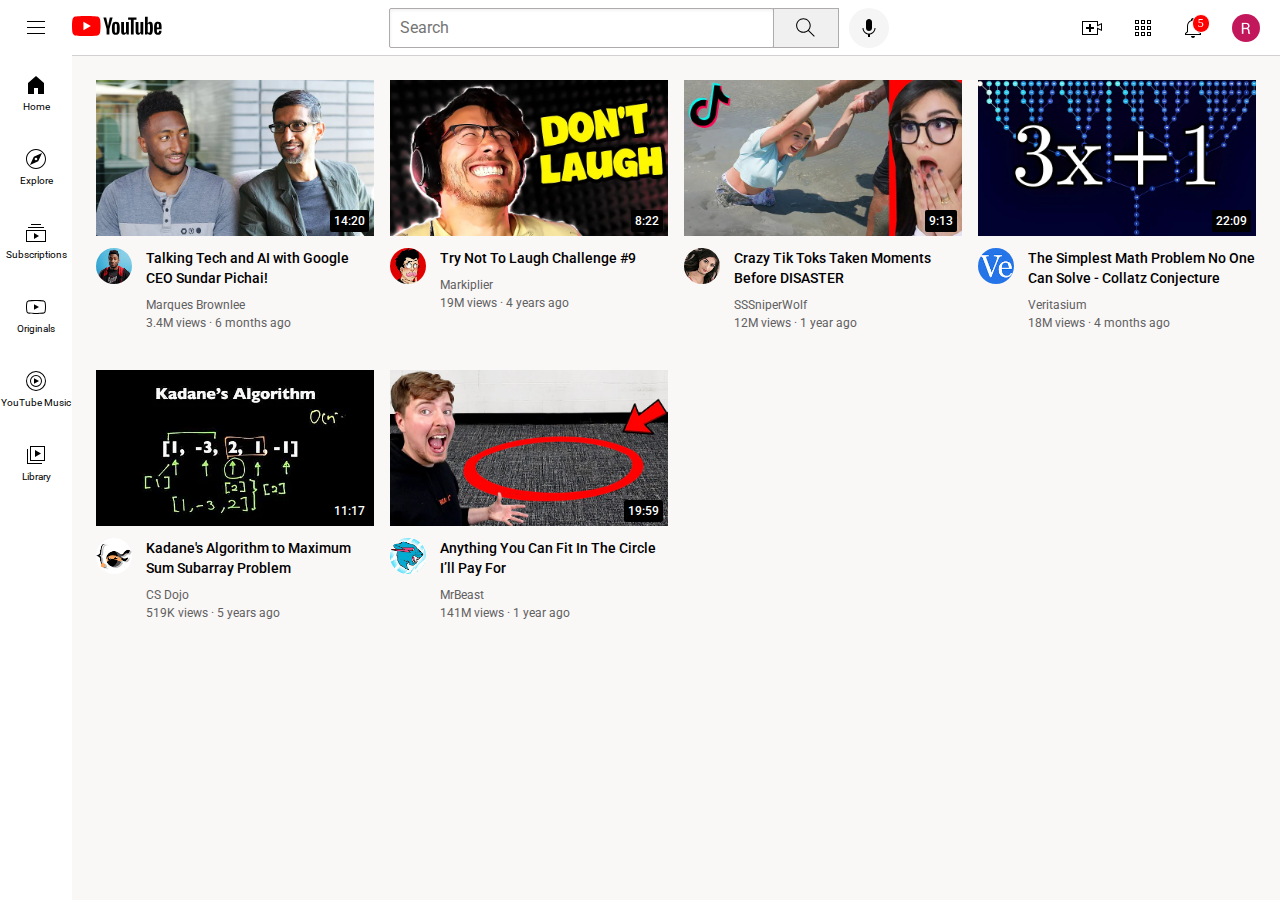
<file: index.html>
<!DOCTYPE html>
<html>
  <head>
    <title>YouTube</title>
    <link rel="preconnect" href="https://fonts.googleapis.com">
    <link rel="preconnect" href="https://fonts.gstatic.com" crossorigin>
    <link href="https://fonts.googleapis.com/css2?family=Roboto:wght@400;500;700&display=swap" rel="stylesheet">
    <link rel="stylesheet" href="styles/video.css">
    <link rel="stylesheet" href="styles/header.css">
    <link rel="stylesheet" href="styles/sidebar.css">
    <link rel="stylesheet" href="styles/general.css">
  </head>
  <body>
    <div class="header">
      <div class = "left-section">
        <img src="icons/hamburger-menu.svg" class="hamburger-menu">
        <a href="https://www.youtube.com/">
          <img src="icons/youtube-logo.svg" class="youtube-logo">
        </a>
      </div>
      <div class = "middle-section">
        <input class="search-bar" type="text" placeholder="Search">
        <button class="search-button">
          <img src="icons/search.svg" class="search-icon">
          <div class="tooltip">Search</div>
        </button>
        <button class="voice-search-button">
          <img src="icons/voice-search-icon.svg" class="voice-search-icon">
          <div class="tooltip">Search with your voice</div>
        </button>
      </div>
      <div class = "right-section">
        <div class="upload-icon-container">
          <img src="icons/upload.svg" class="upload-icon">
          <div class="tooltip">Create</div>
        </div>

        <div class="youtube-apps-container">
          <img src="icons/youtube-apps.svg" class="youtube-apps-icon">
          <div class="tooltip">YouTube Apps</div>
        </div>

        <div class="notifications-icon-container">
          <img src="icons/notifications.svg" class="notifications-icon">
          <div class="notifications-count">5</div>
          <div class="tooltip">Notifications</div>
        </div>
        <img src="channel-pictures/my-channel.jpeg" class="my-channel-icon">
      </div>
    </div>

    <div class="sidebar">
      <div class="sidebar-link">
        <img src="icons/home.svg" alt="">
        <div>Home</div>
      </div>
      <div class="sidebar-link">
        <img src="icons/explore.svg" alt="">
        <div>Explore</div>
      </div>
      <div class="sidebar-link">
        <img src="icons/subscriptions.svg" alt="">
        <div>Subscriptions</div>
      </div>
      <div class="sidebar-link">
        <img src="icons/originals.svg" alt="">
        <div>Originals</div>
      </div>
      <div class="sidebar-link">
        <img src="icons/youtube-music.svg" alt="">
        <div>YouTube Music</div>
      </div>
      <div class="sidebar-link">
        <img src="icons/library.svg" alt="">
        <div>Library</div>
      </div>
    </div>

    <div class="video-grid">
      <div class="video-preview">
        <div class="thumbnail-row">
          <a href="https://www.youtube.com/watch?v=n2RNcPRtAiY&pp=ygUyVGFsa2luZyBUZWNoIGFuZCBBSSB3aXRoIEdvb2dsZSBDRU8gU3VuZGFyIFBpY2hhaSE%3D">
            <img class="thumbnail" src="thumbnails/thumbnail-1.webp">
          </a>
          <div class="video-time">14:20</div>
        </div>
        <div class="video-info-grid">
          <div class="channel-picture">
            <img class="profile-picture" src="channel-pictures/channel-1.jpeg">
            <div class="info-tooltip">
              <div class="tooltip-pic">
                <img class="tooltip-profile-picture " src="channel-pictures/channel-1.jpeg">
              </div>
              <div>
                <div class="tooltip-name">Marques Brownlee</div>
                <div class="tooltip-sub-count">15M subscribers</div>
              </div>
            </div>
          </div>
          <div class="video-info">
            <a href="https://www.youtube.com/watch?v=n2RNcPRtAiY&pp=ygUyVGFsa2luZyBUZWNoIGFuZCBBSSB3aXRoIEdvb2dsZSBDRU8gU3VuZGFyIFBpY2hhaSE%3D">
              <p class="video-title">
                Talking Tech and AI with Google CEO Sundar Pichai!
              </p>
            </a>
            <p class="video-author">
              Marques Brownlee
            </p>
            <p class="video-stats">
              3.4M views &#183; 6 months ago
            </p>
          </div>
        </div>
      </div>

      <div class="video-preview">
        <div class="thumbnail-row">
          <a href="https://www.youtube.com/watch?v=mP0RAo9SKZk&pp=ygUdVHJ5IE5vdCBUbyBMYXVnaCBDaGFsbGVuZ2UgIzk%3D">
            <img class="thumbnail" src="thumbnails/thumbnail-2.webp">
          </a>
          <div class="video-time">8:22</div>
        </div>
        <div class="video-info-grid">
          <div class="channel-picture">
            <img class="profile-picture" src="channel-pictures/channel-2.jpeg">
            <div class="info-tooltip">
              <div class="tooltip-pic">
                <img class="tooltip-profile-picture "  src="channel-pictures/channel-2.jpeg">
              </div>
              <div>
                <div class="tooltip-name">Markiplier</div>
                <div class="tooltip-sub-count">35M subscribers</div>
              </div>
            </div>
          </div>
          <div class="video-info">
            <a href="https://www.youtube.com/watch?v=mP0RAo9SKZk&pp=ygUdVHJ5IE5vdCBUbyBMYXVnaCBDaGFsbGVuZ2UgIzk%3D">
              <p class="video-title">
                Try Not To Laugh Challenge #9
              </p>
            </a>
            <p class="video-author">
              Markiplier
            </p>
            <p class="video-stats">
              19M views &#183; 4 years ago
            </p>
          </div>
        </div>
      </div>

      <div class="video-preview">
        <div class="thumbnail-row">
          <a href="https://www.youtube.com/watch?v=FgjPQQeTh1w&t=22s&pp=ygUsQ3JhenkgVGlrIFRva3MgVGFrZW4gTW9tZW50cyBCZWZvcmUgRElTQVNURVI%3D">
            <img class="thumbnail" src="thumbnails/thumbnail-3.webp">
          </a>
          <div class="video-time">9:13</div>
        </div>
        <div class="video-info-grid">
          <div class="channel-picture">
            <img class="profile-picture" src="channel-pictures/channel-3.jpeg">
          </div>
          <div class="video-info">
            <a href="https://www.youtube.com/watch?v=FgjPQQeTh1w&t=22s&pp=ygUsQ3JhenkgVGlrIFRva3MgVGFrZW4gTW9tZW50cyBCZWZvcmUgRElTQVNURVI%3D">
              <p class="video-title">
                Crazy Tik Toks Taken Moments Before DISASTER
              </p>
            </a>
            <p class="video-author">
              SSSniperWolf
            </p>
            <p class="video-stats">
              12M views &#183; 1 year ago
            </p>
          </div>
        </div>
      </div>

      <div class="video-preview">
        <div class="thumbnail-row">
          <a href="https://www.youtube.com/watch?v=094y1Z2wpJg&pp=ygU_VGhlIFNpbXBsZXN0IE1hdGggUHJvYmxlbSBObyBPbmUgQ2FuIFNvbHZlIC0gQ29sbGF0eiBDb25qZWN0dXJl">
            <img class="thumbnail" src="thumbnails/thumbnail-4.webp">
          </a>
          <div class="video-time">22:09</div>
        </div>
        <div class="video-info-grid">
          <div class="channel-picture">
            <img class="profile-picture" src="channel-pictures/channel-4.jpeg">
          </div>
          <div class="video-info">
            <a href="https://www.youtube.com/watch?v=094y1Z2wpJg&pp=ygU_VGhlIFNpbXBsZXN0IE1hdGggUHJvYmxlbSBObyBPbmUgQ2FuIFNvbHZlIC0gQ29sbGF0eiBDb25qZWN0dXJl">
              <p class="video-title">
                The Simplest Math Problem No One Can Solve - Collatz Conjecture
              </p>
            </a>
            <p class="video-author">
              Veritasium
            </p>
            <p class="video-stats">
              18M views &#183; 4 months ago
            </p>
          </div>
        </div>
      </div>

      <div class="video-preview">
        <div class="thumbnail-row">
          <a href="https://www.youtube.com/watch?v=86CQq3pKSUw&pp=ygUyS2FkYW5lJ3MgQWxnb3JpdGhtIHRvIE1heGltdW0gU3VtIFN1YmFycmF5IFByb2JsZW0%3D">
            <img class="thumbnail" src="thumbnails/thumbnail-5.webp">
          </a>
          <div class="video-time">11:17</div>
        </div>
        <div class="video-info-grid">
          <div class="channel-picture">
            <img class="profile-picture" src="channel-pictures/channel-5.jpeg">
          </div>
          <div class="video-info">
            <a href="https://www.youtube.com/watch?v=86CQq3pKSUw&pp=ygUyS2FkYW5lJ3MgQWxnb3JpdGhtIHRvIE1heGltdW0gU3VtIFN1YmFycmF5IFByb2JsZW0%3D">
              <p class="video-title">
                Kadane's Algorithm to Maximum Sum Subarray Problem
              </p>
            </a>
            <p class="video-author">
              CS Dojo
            </p>
            <p class="video-stats">
              519K views &#183; 5 years ago
            </p>
          </div>
        </div>
      </div>

      <div class="video-preview">
        <div class="thumbnail-row">
          <a href="https://www.youtube.com/watch?v=yXWw0_UfSFg&pp=ygUxQW55dGhpbmcgWW91IENhbiBGaXQgSW4gVGhlIENpcmNsZSBJ4oCZbGwgUGF5IEZvcg%3D%3D">
            <img class="thumbnail" src="thumbnails/thumbnail-6.webp">
          </a>
          <div class="video-time">19:59</div>
        </div>
        <div class="video-info-grid">
          <div class="channel-picture">
            <img class="profile-picture" src="channel-pictures/channel-6.jpeg">
          </div>
          <div class="video-info">
            <a href="https://www.youtube.com/watch?v=yXWw0_UfSFg&pp=ygUxQW55dGhpbmcgWW91IENhbiBGaXQgSW4gVGhlIENpcmNsZSBJ4oCZbGwgUGF5IEZvcg%3D%3D">
              <p class="video-title">
                Anything You Can Fit In The Circle I’ll Pay For
              </p>
            </a>
            <p class="video-author">
              MrBeast
            </p>
            <p class="video-stats">
              141M views &#183; 1 year ago
            </p>
          </div>
        </div>
      </div>
    </div>
  </body>
</html>
</file>
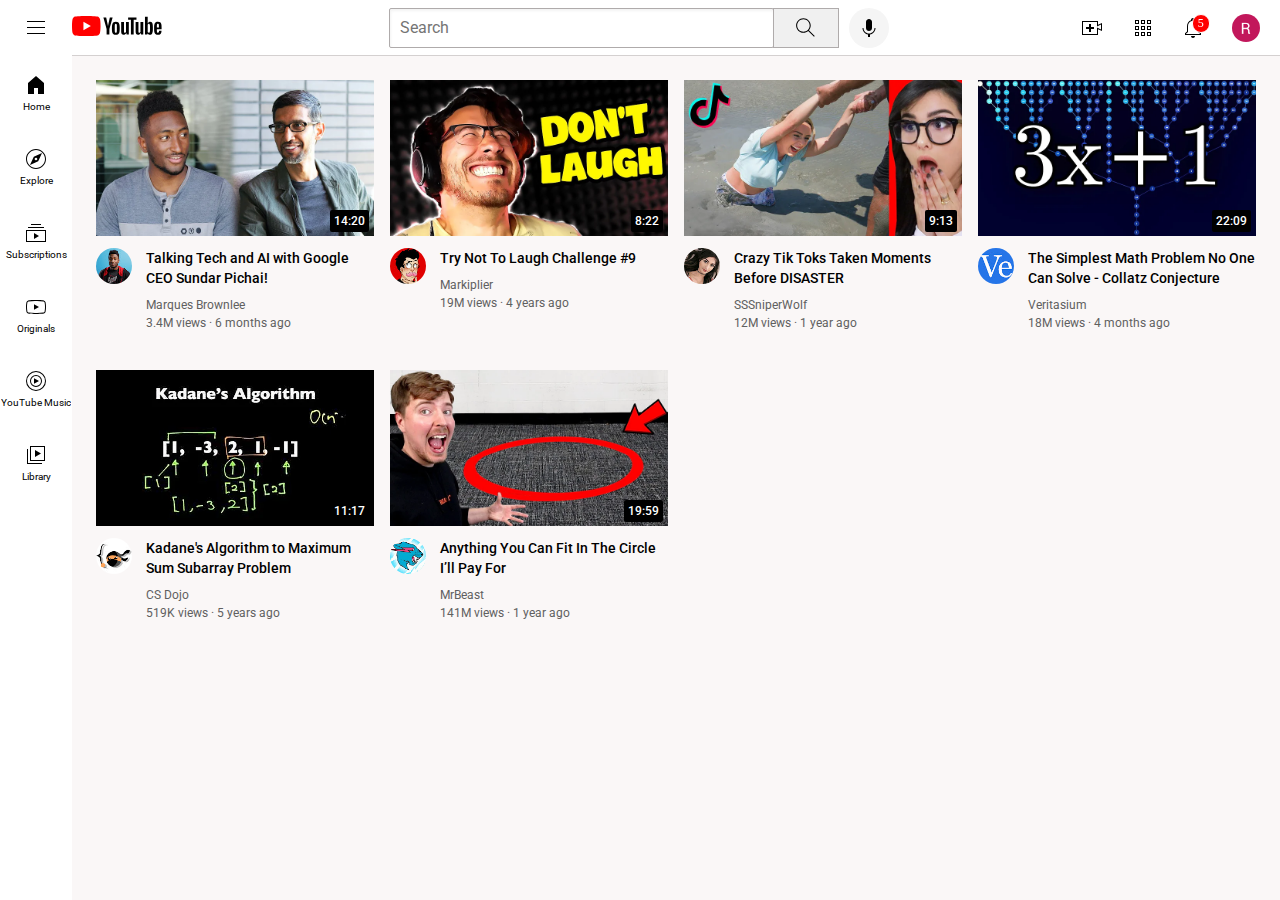
<file: youtube.html>
<!DOCTYPE html>
<html>
  <head>
    <title>YouTube</title>
    <link rel="preconnect" href="https://fonts.googleapis.com">
    <link rel="preconnect" href="https://fonts.gstatic.com" crossorigin>
    <link href="https://fonts.googleapis.com/css2?family=Roboto:wght@400;500;700&display=swap" rel="stylesheet">
    <link rel="stylesheet" href="styles/video.css">
    <link rel="stylesheet" href="styles/header.css">
    <link rel="stylesheet" href="styles/sidebar.css">
    <link rel="stylesheet" href="styles/general.css">
  </head>
  <body>
    <div class="header">
      <div class = "left-section">
        <img src="icons/hamburger-menu.svg" class="hamburger-menu">
        <a href="https://www.youtube.com/">
          <img src="icons/youtube-logo.svg" class="youtube-logo">
        </a>
      </div>
      <div class = "middle-section">
        <input class="search-bar" type="text" placeholder="Search">
        <button class="search-button">
          <img src="icons/search.svg" class="search-icon">
          <div class="tooltip">Search</div>
        </button>
        <button class="voice-search-button">
          <img src="icons/voice-search-icon.svg" class="voice-search-icon">
          <div class="tooltip">Search with your voice</div>
        </button>
      </div>
      <div class = "right-section">
        <div class="upload-icon-container">
          <img src="icons/upload.svg" class="upload-icon">
          <div class="tooltip">Create</div>
        </div>

        <div class="youtube-apps-container">
          <img src="icons/youtube-apps.svg" class="youtube-apps-icon">
          <div class="tooltip">YouTube Apps</div>
        </div>

        <div class="notifications-icon-container">
          <img src="icons/notifications.svg" class="notifications-icon">
          <div class="notifications-count">5</div>
          <div class="tooltip">Notifications</div>
        </div>
        <img src="channel-pictures/my-channel.jpeg" class="my-channel-icon">
      </div>
    </div>

    <div class="sidebar">
      <div class="sidebar-link">
        <img src="icons/home.svg" alt="">
        <div>Home</div>
      </div>
      <div class="sidebar-link">
        <img src="icons/explore.svg" alt="">
        <div>Explore</div>
      </div>
      <div class="sidebar-link">
        <img src="icons/subscriptions.svg" alt="">
        <div>Subscriptions</div>
      </div>
      <div class="sidebar-link">
        <img src="icons/originals.svg" alt="">
        <div>Originals</div>
      </div>
      <div class="sidebar-link">
        <img src="icons/youtube-music.svg" alt="">
        <div>YouTube Music</div>
      </div>
      <div class="sidebar-link">
        <img src="icons/library.svg" alt="">
        <div>Library</div>
      </div>
    </div>

    <div class="video-grid">
      <div class="video-preview">
        <div class="thumbnail-row">
          <a href="https://www.youtube.com/watch?v=n2RNcPRtAiY&pp=ygUyVGFsa2luZyBUZWNoIGFuZCBBSSB3aXRoIEdvb2dsZSBDRU8gU3VuZGFyIFBpY2hhaSE%3D">
            <img class="thumbnail" src="thumbnails/thumbnail-1.webp">
          </a>
          <div class="video-time">14:20</div>
        </div>
        <div class="video-info-grid">
          <div class="channel-picture">
            <img class="profile-picture" src="channel-pictures/channel-1.jpeg">
            <div class="info-tooltip">
              <div class="tooltip-pic">
                <img class="tooltip-profile-picture " src="channel-pictures/channel-1.jpeg">
              </div>
              <div>
                <div class="tooltip-name">Marques Brownlee</div>
                <div class="tooltip-sub-count">15M subscribers</div>
              </div>
            </div>
          </div>
          <div class="video-info">
            <a href="https://www.youtube.com/watch?v=n2RNcPRtAiY&pp=ygUyVGFsa2luZyBUZWNoIGFuZCBBSSB3aXRoIEdvb2dsZSBDRU8gU3VuZGFyIFBpY2hhaSE%3D">
              <p class="video-title">
                Talking Tech and AI with Google CEO Sundar Pichai!
              </p>
            </a>
            <p class="video-author">
              Marques Brownlee
            </p>
            <p class="video-stats">
              3.4M views &#183; 6 months ago
            </p>
          </div>
        </div>
      </div>

      <div class="video-preview">
        <div class="thumbnail-row">
          <a href="https://www.youtube.com/watch?v=mP0RAo9SKZk&pp=ygUdVHJ5IE5vdCBUbyBMYXVnaCBDaGFsbGVuZ2UgIzk%3D">
            <img class="thumbnail" src="thumbnails/thumbnail-2.webp">
          </a>
          <div class="video-time">8:22</div>
        </div>
        <div class="video-info-grid">
          <div class="channel-picture">
            <img class="profile-picture" src="channel-pictures/channel-2.jpeg">
            <div class="info-tooltip">
              <div class="tooltip-pic">
                <img class="tooltip-profile-picture "  src="channel-pictures/channel-2.jpeg">
              </div>
              <div>
                <div class="tooltip-name">Markiplier</div>
                <div class="tooltip-sub-count">35M subscribers</div>
              </div>
            </div>
          </div>
          <div class="video-info">
            <a href="https://www.youtube.com/watch?v=mP0RAo9SKZk&pp=ygUdVHJ5IE5vdCBUbyBMYXVnaCBDaGFsbGVuZ2UgIzk%3D">
              <p class="video-title">
                Try Not To Laugh Challenge #9
              </p>
            </a>
            <p class="video-author">
              Markiplier
            </p>
            <p class="video-stats">
              19M views &#183; 4 years ago
            </p>
          </div>
        </div>
      </div>

      <div class="video-preview">
        <div class="thumbnail-row">
          <a href="https://www.youtube.com/watch?v=FgjPQQeTh1w&t=22s&pp=ygUsQ3JhenkgVGlrIFRva3MgVGFrZW4gTW9tZW50cyBCZWZvcmUgRElTQVNURVI%3D">
            <img class="thumbnail" src="thumbnails/thumbnail-3.webp">
          </a>
          <div class="video-time">9:13</div>
        </div>
        <div class="video-info-grid">
          <div class="channel-picture">
            <img class="profile-picture" src="channel-pictures/channel-3.jpeg">
          </div>
          <div class="video-info">
            <a href="https://www.youtube.com/watch?v=FgjPQQeTh1w&t=22s&pp=ygUsQ3JhenkgVGlrIFRva3MgVGFrZW4gTW9tZW50cyBCZWZvcmUgRElTQVNURVI%3D">
              <p class="video-title">
                Crazy Tik Toks Taken Moments Before DISASTER
              </p>
            </a>
            <p class="video-author">
              SSSniperWolf
            </p>
            <p class="video-stats">
              12M views &#183; 1 year ago
            </p>
          </div>
        </div>
      </div>

      <div class="video-preview">
        <div class="thumbnail-row">
          <a href="https://www.youtube.com/watch?v=094y1Z2wpJg&pp=ygU_VGhlIFNpbXBsZXN0IE1hdGggUHJvYmxlbSBObyBPbmUgQ2FuIFNvbHZlIC0gQ29sbGF0eiBDb25qZWN0dXJl">
            <img class="thumbnail" src="thumbnails/thumbnail-4.webp">
          </a>
          <div class="video-time">22:09</div>
        </div>
        <div class="video-info-grid">
          <div class="channel-picture">
            <img class="profile-picture" src="channel-pictures/channel-4.jpeg">
          </div>
          <div class="video-info">
            <a href="https://www.youtube.com/watch?v=094y1Z2wpJg&pp=ygU_VGhlIFNpbXBsZXN0IE1hdGggUHJvYmxlbSBObyBPbmUgQ2FuIFNvbHZlIC0gQ29sbGF0eiBDb25qZWN0dXJl">
              <p class="video-title">
                The Simplest Math Problem No One Can Solve - Collatz Conjecture
              </p>
            </a>
            <p class="video-author">
              Veritasium
            </p>
            <p class="video-stats">
              18M views &#183; 4 months ago
            </p>
          </div>
        </div>
      </div>

      <div class="video-preview">
        <div class="thumbnail-row">
          <a href="https://www.youtube.com/watch?v=86CQq3pKSUw&pp=ygUyS2FkYW5lJ3MgQWxnb3JpdGhtIHRvIE1heGltdW0gU3VtIFN1YmFycmF5IFByb2JsZW0%3D">
            <img class="thumbnail" src="thumbnails/thumbnail-5.webp">
          </a>
          <div class="video-time">11:17</div>
        </div>
        <div class="video-info-grid">
          <div class="channel-picture">
            <img class="profile-picture" src="channel-pictures/channel-5.jpeg">
          </div>
          <div class="video-info">
            <a href="https://www.youtube.com/watch?v=86CQq3pKSUw&pp=ygUyS2FkYW5lJ3MgQWxnb3JpdGhtIHRvIE1heGltdW0gU3VtIFN1YmFycmF5IFByb2JsZW0%3D">
              <p class="video-title">
                Kadane's Algorithm to Maximum Sum Subarray Problem
              </p>
            </a>
            <p class="video-author">
              CS Dojo
            </p>
            <p class="video-stats">
              519K views &#183; 5 years ago
            </p>
          </div>
        </div>
      </div>

      <div class="video-preview">
        <div class="thumbnail-row">
          <a href="https://www.youtube.com/watch?v=yXWw0_UfSFg&pp=ygUxQW55dGhpbmcgWW91IENhbiBGaXQgSW4gVGhlIENpcmNsZSBJ4oCZbGwgUGF5IEZvcg%3D%3D">
            <img class="thumbnail" src="thumbnails/thumbnail-6.webp">
          </a>
          <div class="video-time">19:59</div>
        </div>
        <div class="video-info-grid">
          <div class="channel-picture">
            <img class="profile-picture" src="channel-pictures/channel-6.jpeg">
          </div>
          <div class="video-info">
            <a href="https://www.youtube.com/watch?v=yXWw0_UfSFg&pp=ygUxQW55dGhpbmcgWW91IENhbiBGaXQgSW4gVGhlIENpcmNsZSBJ4oCZbGwgUGF5IEZvcg%3D%3D">
              <p class="video-title">
                Anything You Can Fit In The Circle I’ll Pay For
              </p>
            </a>
            <p class="video-author">
              MrBeast
            </p>
            <p class="video-stats">
              141M views &#183; 1 year ago
            </p>
          </div>
        </div>
      </div>
    </div>
  </body>
</html>
</file>
<file: styles/video.css>
.thumbnail {
    width: 100%;
  }

  .video-title {
    margin-top: 0;
    font-size: 14px;
    font-weight: 500;
    line-height: 20px;
    margin-bottom: 10px;
  }

  a{
    text-decoration: none;
    color: black;
  }

  .video-info-grid {
    display: grid;
    grid-template-columns: 50px 1fr;
  }

  .profile-picture {
    width: 36px;
    border-radius: 50px;
  }

  .thumbnail-row {
    margin-bottom: 8px;
    position: relative;
  }

  .video-author,
  .video-stats {
    font-size: 12px;
    color: rgb(96, 96, 96);
  }

  .video-author {
    margin-bottom: 4px;
  }

  .video-grid {
    display: grid;
    grid-template-columns: 1fr 1fr 1fr 1fr;
    column-gap: 16px;
    row-gap: 40px;
  }

  @media (max-width: 1076px){
    .video-grid{
      grid-template-columns: 1fr 1fr 1fr;
    }
  }

  @media (max-width: 822px){
    .video-grid{
      grid-template-columns: 1fr 1fr;
    }
  }

  @media (max-width: 600px){
    .video-grid{
      grid-template-columns: 1fr;
    }
  }

  .video-time{
    font-family: Roboto,Arial;
    background-color: black;
    color: white;
    position: absolute;
    bottom: 8px;
    right: 5px;
    font-size: 12px;
    font-weight: 500;
    padding: 4px 4px 4px 4px;
    border-radius: 2px;
  }

  .channel-picture{
    position: relative;
    display: inline-block;
  }

  .channel-picture .info-tooltip{
    background-color: white;
    padding: 10px 10px;
    width: 200px;
    display: flex;
    justify-content: center;
    align-items: center;
    position: absolute;
    opacity: 0;
    transition: opacity 0.5s;
    white-space: nowrap;
    pointer-events: none;
    box-shadow: 2px 3px 5px rgba(0, 0, 0, 0.1);
    border-radius: 4px;
    top: 55px;
  }

  .channel-picture:hover .info-tooltip{
    opacity: 1;
  }

  .tooltip-pic{
    margin-right: 10px;
  }

  .tooltip-profile-picture {
    width: 40px;
    border-radius: 20px;
  }

  .tooltip-name{
    font-family: Roboto, Arial;
    font-weight: 600;
    font-size: 14px;
    margin-bottom: 3px;
  }

  .tooltip-sub-count{
    font-family: Roboto, Arial;
    color:rgb(96, 96, 96);
    font-size: 12px;
  }
</file>
<file: styles/header.css>
.header{
    height: 55px;

    display: flex;
    flex-direction: row;
    justify-content: space-between;

    position: fixed;
    top: 0;
    left: 0;
    right: 0;

    background-color: white;
    border-bottom-width: 1px;
    border-bottom-style: solid;
    border-bottom-color: rgb(212, 208, 208);

    z-index: 100;
}

.left-section{
    display: flex;
    align-items: center;
}

.middle-section{
    flex: 1;
    margin-left: 70px;
    margin-right: 35px;
    max-width: 500px;
    display: flex;
    align-items: center;
}

.right-section{
    width: 180px;
    display: flex;
    align-items: center;
    justify-content: space-between;
    margin-right: 20px;
    flex-shrink: 0;
    margin-right: 20px;
}

.search-bar {
    display: block;
    flex: 1;
    height: 36px;
    padding-left: 10px;
    font-size: 16px;
    border-width: 1px;
    border-style: solid;
    border-color: rgb(175, 171, 171);
    border-radius: 2px;
    box-shadow: inset 1px 2px 3px rgba(0, 0, 0, 0.05);
    width: 0;
  }

.search-bar::placeholder{
    font-family: Roboto, Arial;
    font-size: 16px;
}

.hamburger-menu{
    height: 24px;
    margin-left: 24px;
    margin-right: 24px;
}

.youtube-logo{
    height: 20px;
}

.search-button{
    height: 40px;
    width: 66px;
    background-color: rgb(240, 240, 240);
    border-width: 1px;
    border-style: solid;
    border-color: rgb(175, 171, 171);;
    margin-left: -1px;
    margin-right: 10px;
}

.search-button,
.voice-search-button,
.upload-icon-container,
.notifications-icon-container,
.youtube-apps-container {
  display: flex;
  justify-content: center;
  align-items: center;
  position: relative;
}

.search-button .tooltip,
.voice-search-button .tooltip,
.upload-icon-container .tooltip,
.notifications-icon-container .tooltip,
.youtube-apps-container .tooltip {
  font-family: Roboto, Arial;
  position: absolute;
  background-color: gray;
  color: white;
  padding-top: 4px;
  padding-bottom: 4px;
  padding-left: 8px;
  padding-right: 8px;
  border-radius: 2px;
  font-size: 12px;
  bottom: -30px;
  opacity: 0;
  transition: opacity 0.15s;
  pointer-events: none;
  white-space: nowrap;
}

.search-button:hover .tooltip,
.voice-search-button:hover .tooltip,
.upload-icon-container:hover .tooltip,
.notifications-icon-container:hover .tooltip,
.youtube-apps-container:hover .tooltip {
  opacity: 1;
}

.voice-search-button{
    height: 40px;
    width: 40px;
    border-radius: 20px;
    border: none;
    background-color: rgb(245, 245, 245);
}

.search-icon{
    height: 25px;
}

.voice-search-icon{
    height: 24px;
}

.upload-icon{
    height: 24px;
}

.youtube-apps-icon{
    height: 24px;
}

.notifications-icon{
    height: 24px;
}

.notifications-icon-container{
    position: relative;
}

.notifications-count{
    position: absolute;
    background-color: red;
    color: white;
    top: -1.5px;
    right: -4.5px;
    font: Roboto, Arial;
    font-size: 12px;
    padding: 1px 5px 1px 5px;
    border-radius: 11px;
    border-color: white;
    border-style: solid;
    border-width: 1.2px;
}

.my-channel-icon{
    height: 28px;
    border-radius: 14px;
}
</file>
<file: styles/sidebar.css>
.sidebar{
    position: fixed;
    left: 0;
    bottom: 0;
    top: 50px;
    background-color: white;
    width: 72px;
    padding-top: 5px;
    z-index: 200;
    background-color: white;
}

.sidebar-link{
    height: 74px;
    display: flex;
    justify-content: center;
    align-items: center;
    flex-direction: column;
    cursor: pointer;
}

.sidebar-link img{
    height: 24px;
    margin-bottom: 4px;
}

.sidebar-link div{
    font-family: Roboto, Arial;
    font-size: 10px;
}

.sidebar-link:hover{
    background-color: rgb(233, 232, 232);
}
</file>
<file: styles/general.css>
p {
    font-family: Roboto, Arial;
    margin-top: 0;
    margin-bottom: 0;
  }

body{
   margin: 0;
   padding-top: 80px;
   padding-left: 96px;
   padding-right: 24px;
   background-color: rgb(250, 247, 247);
}
</file>
